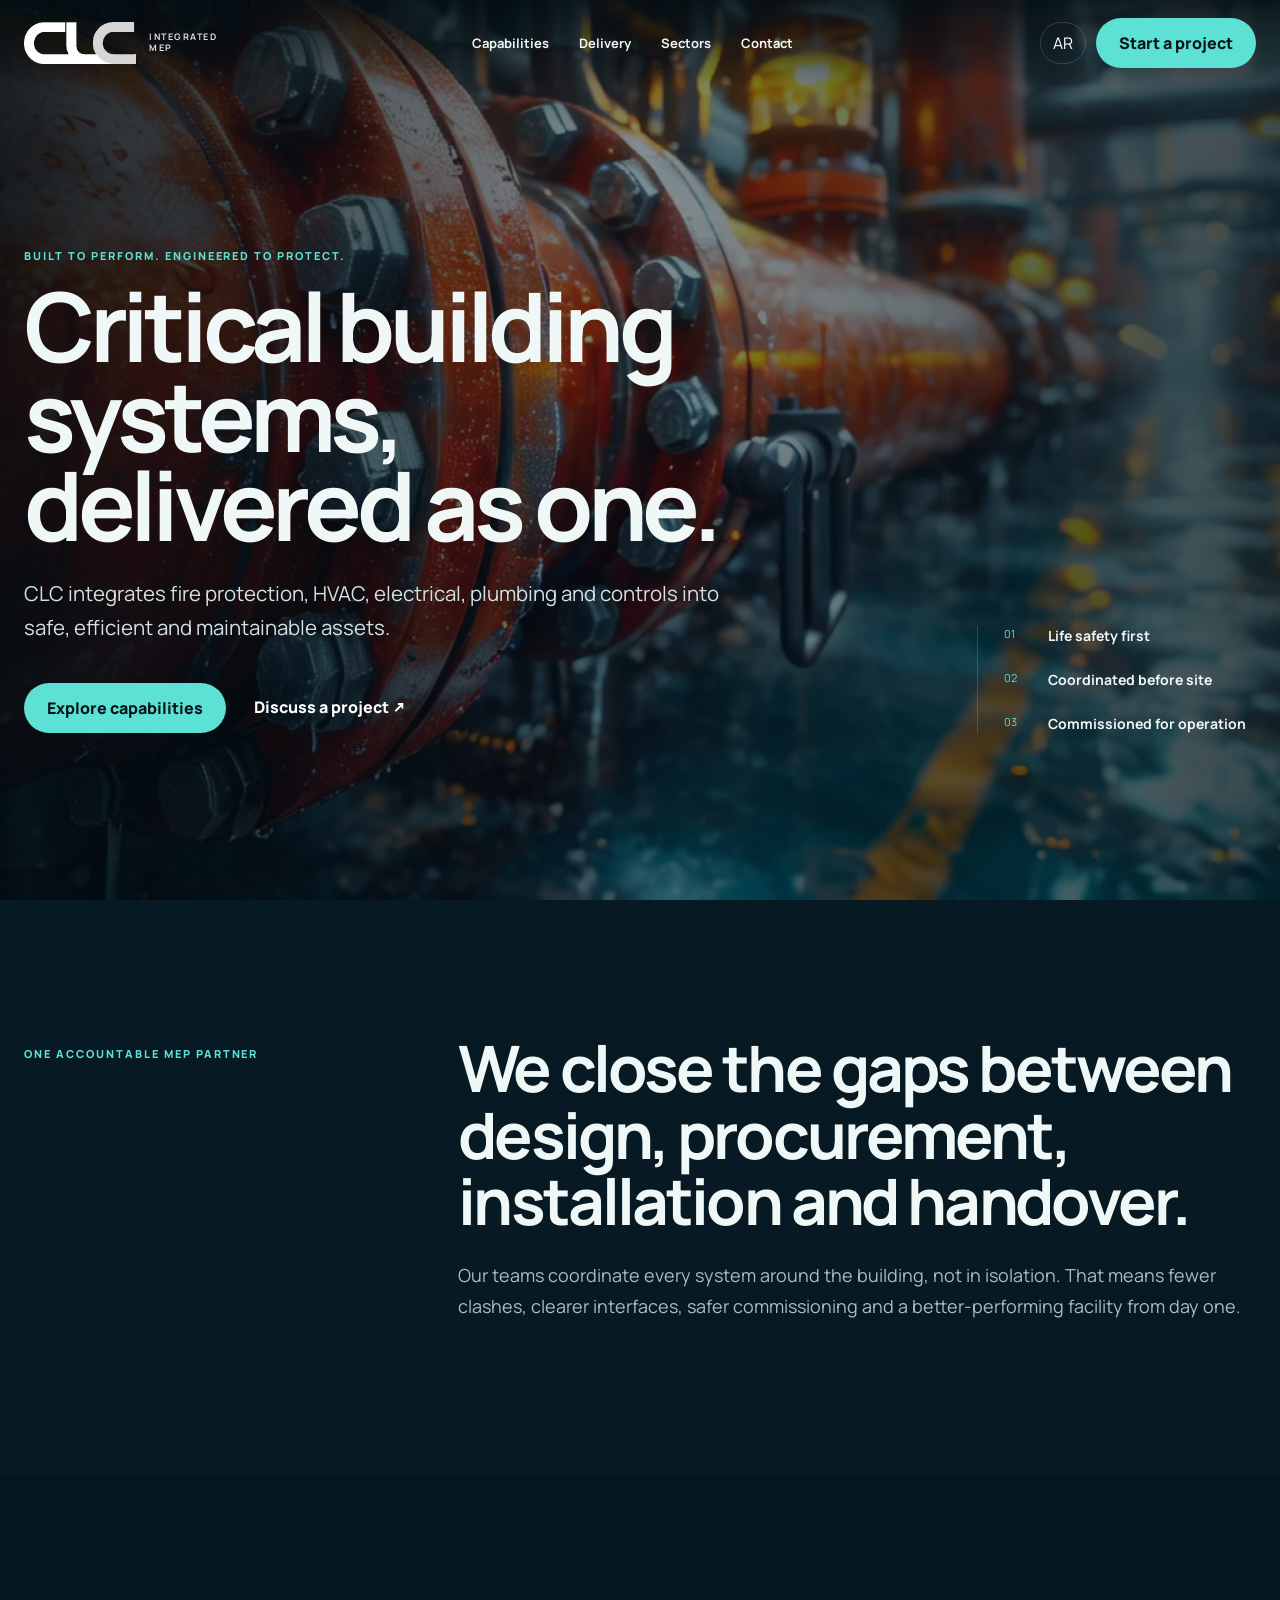
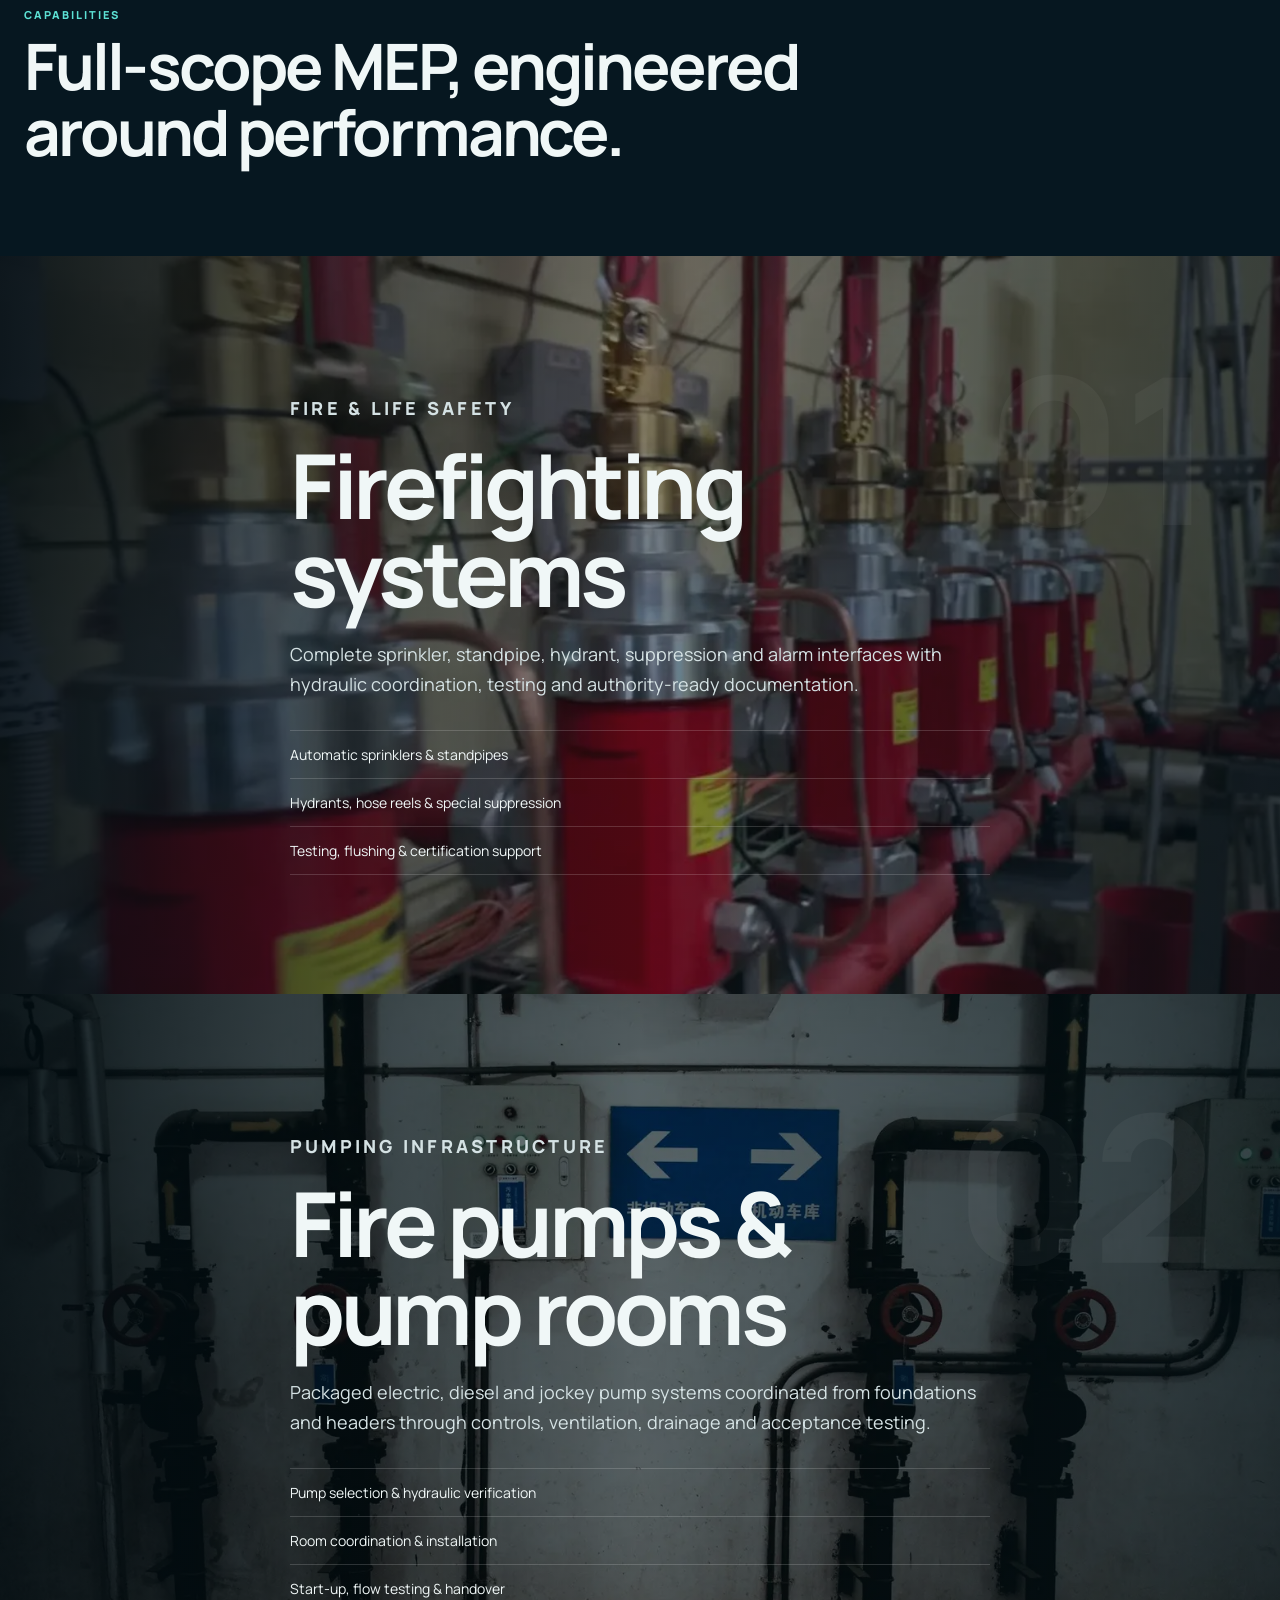
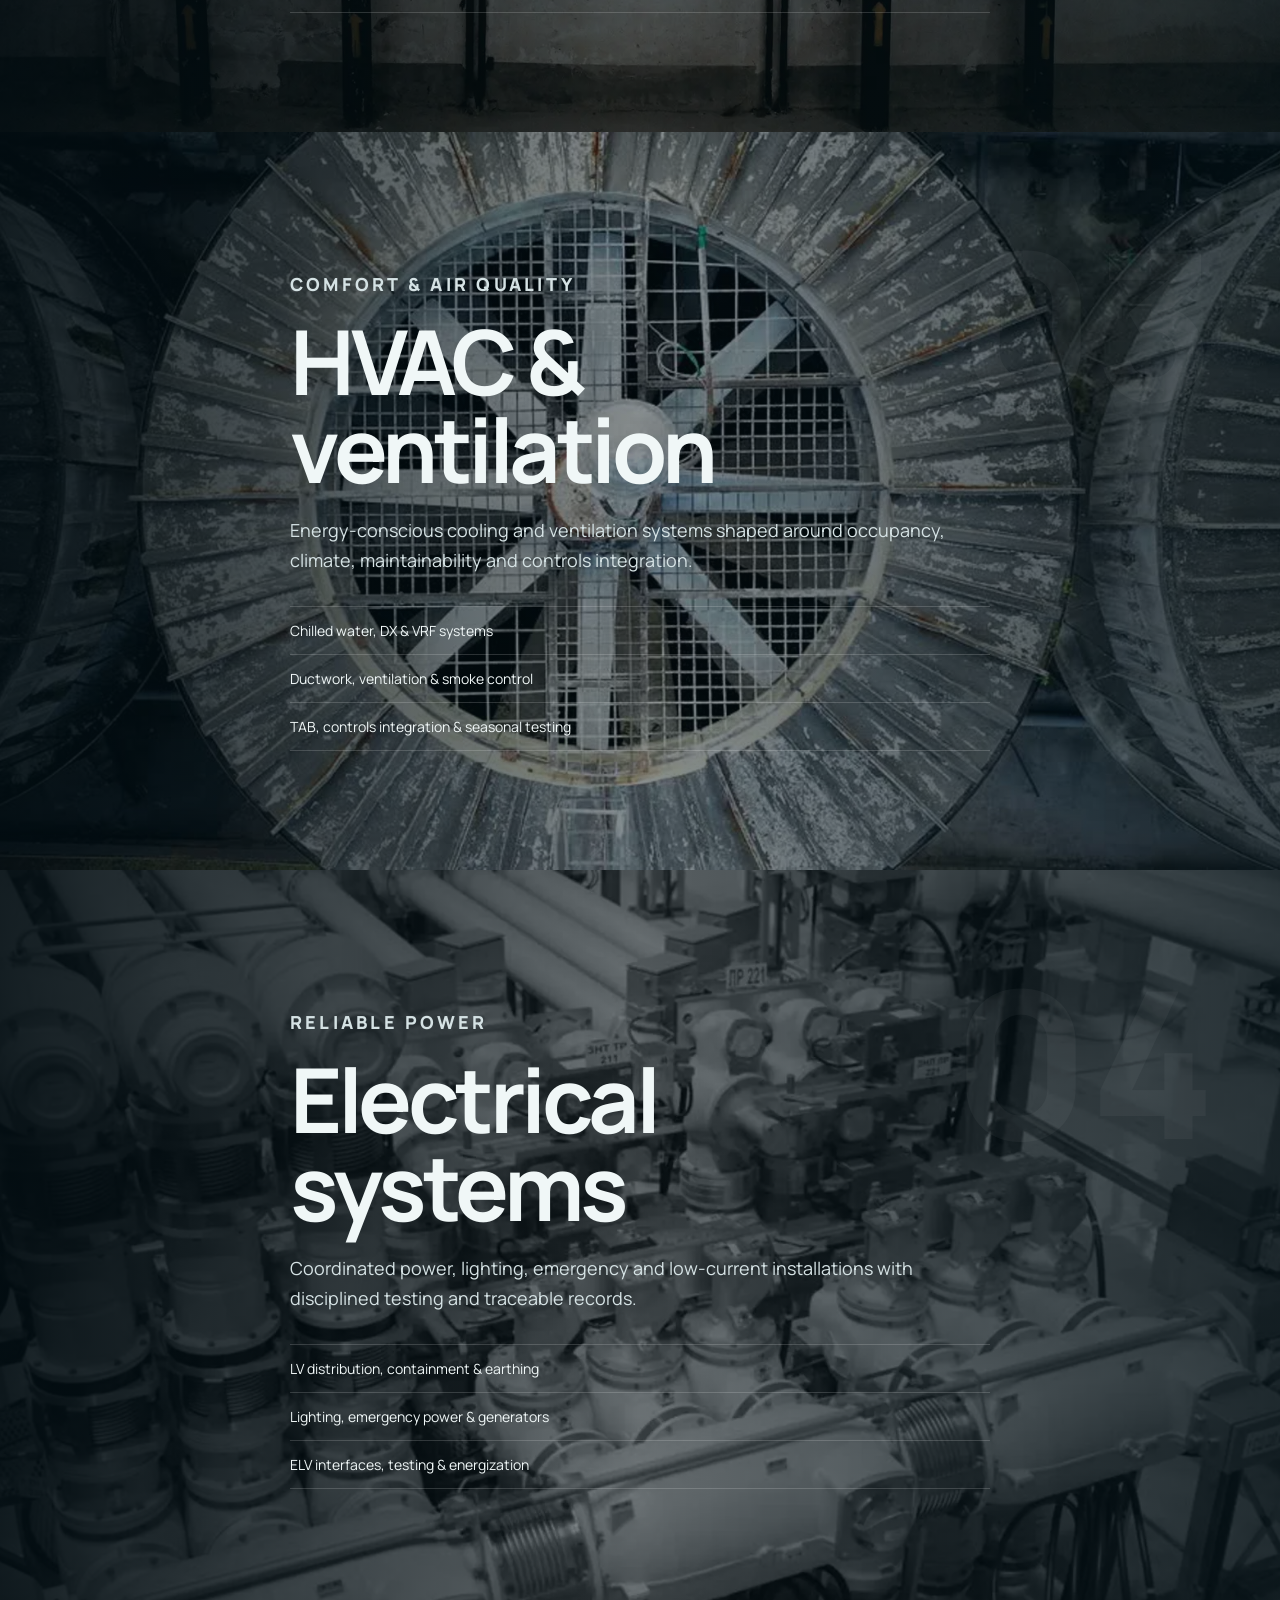
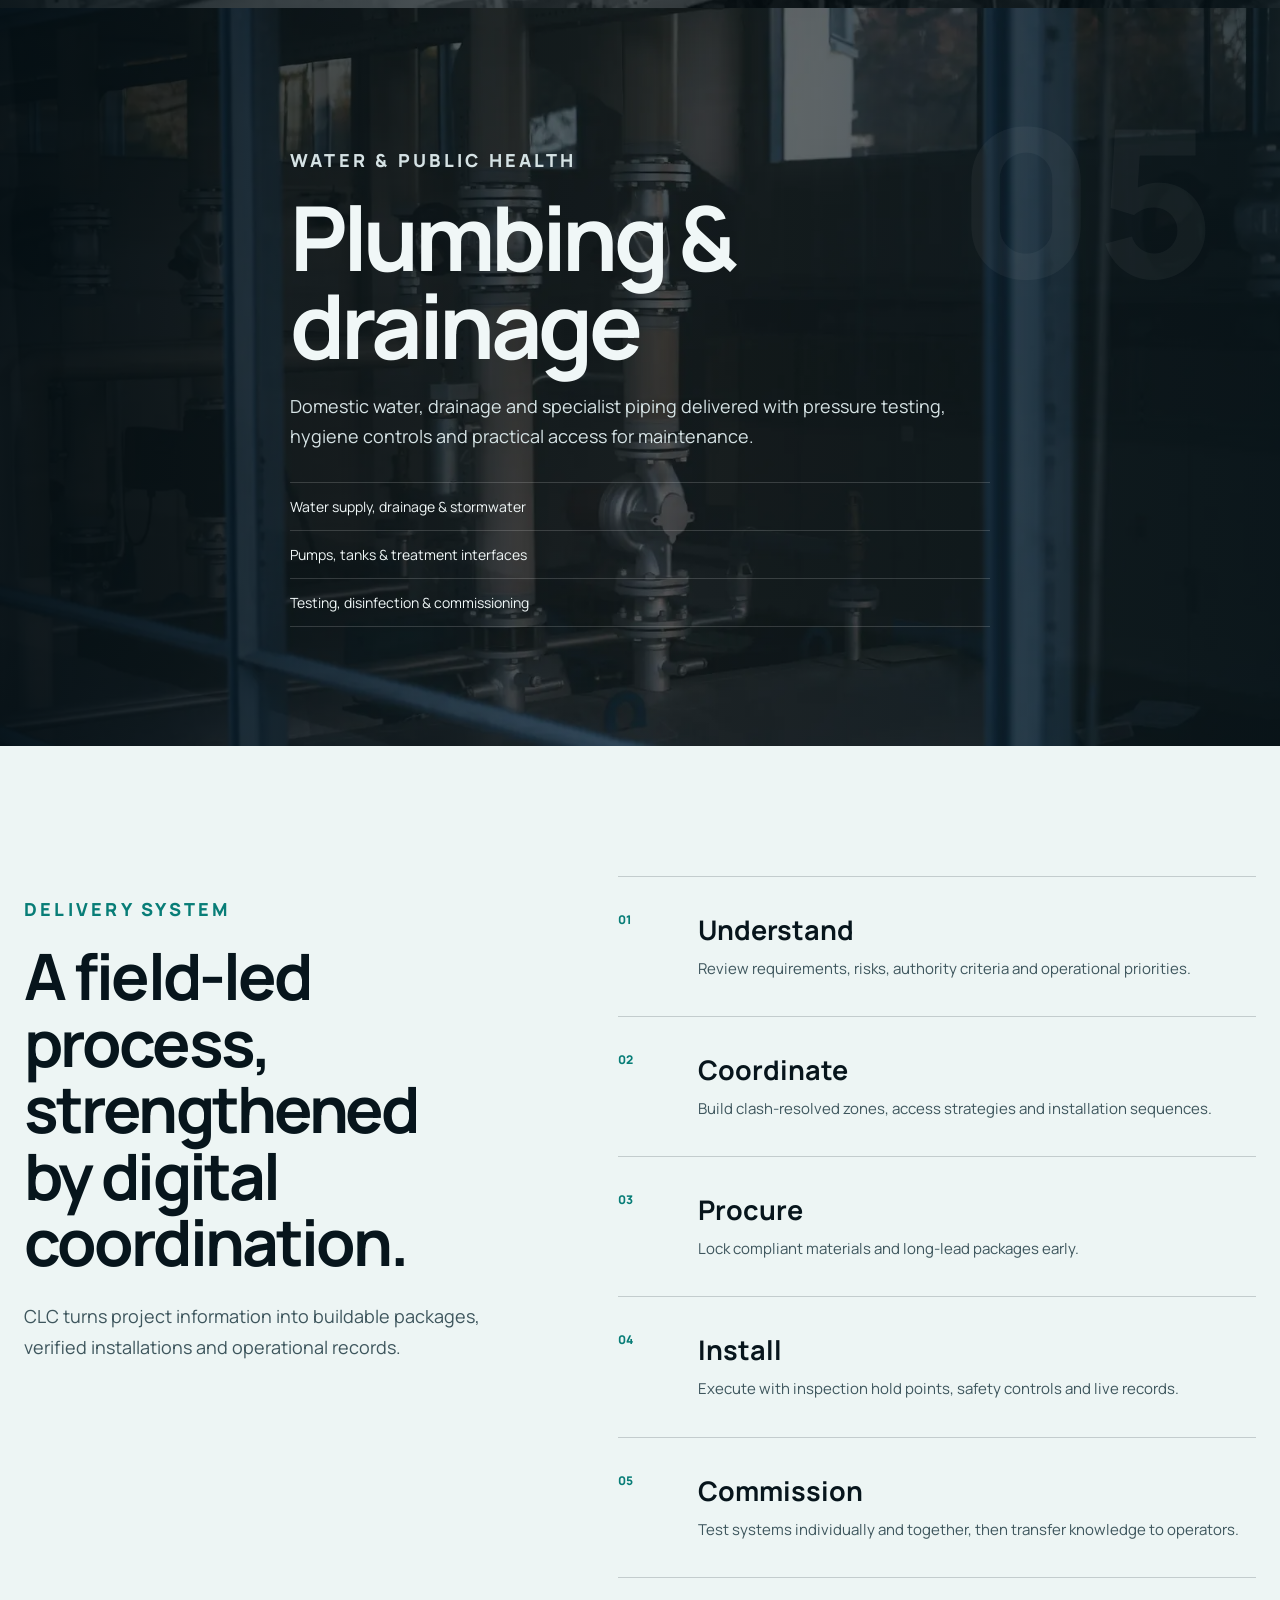
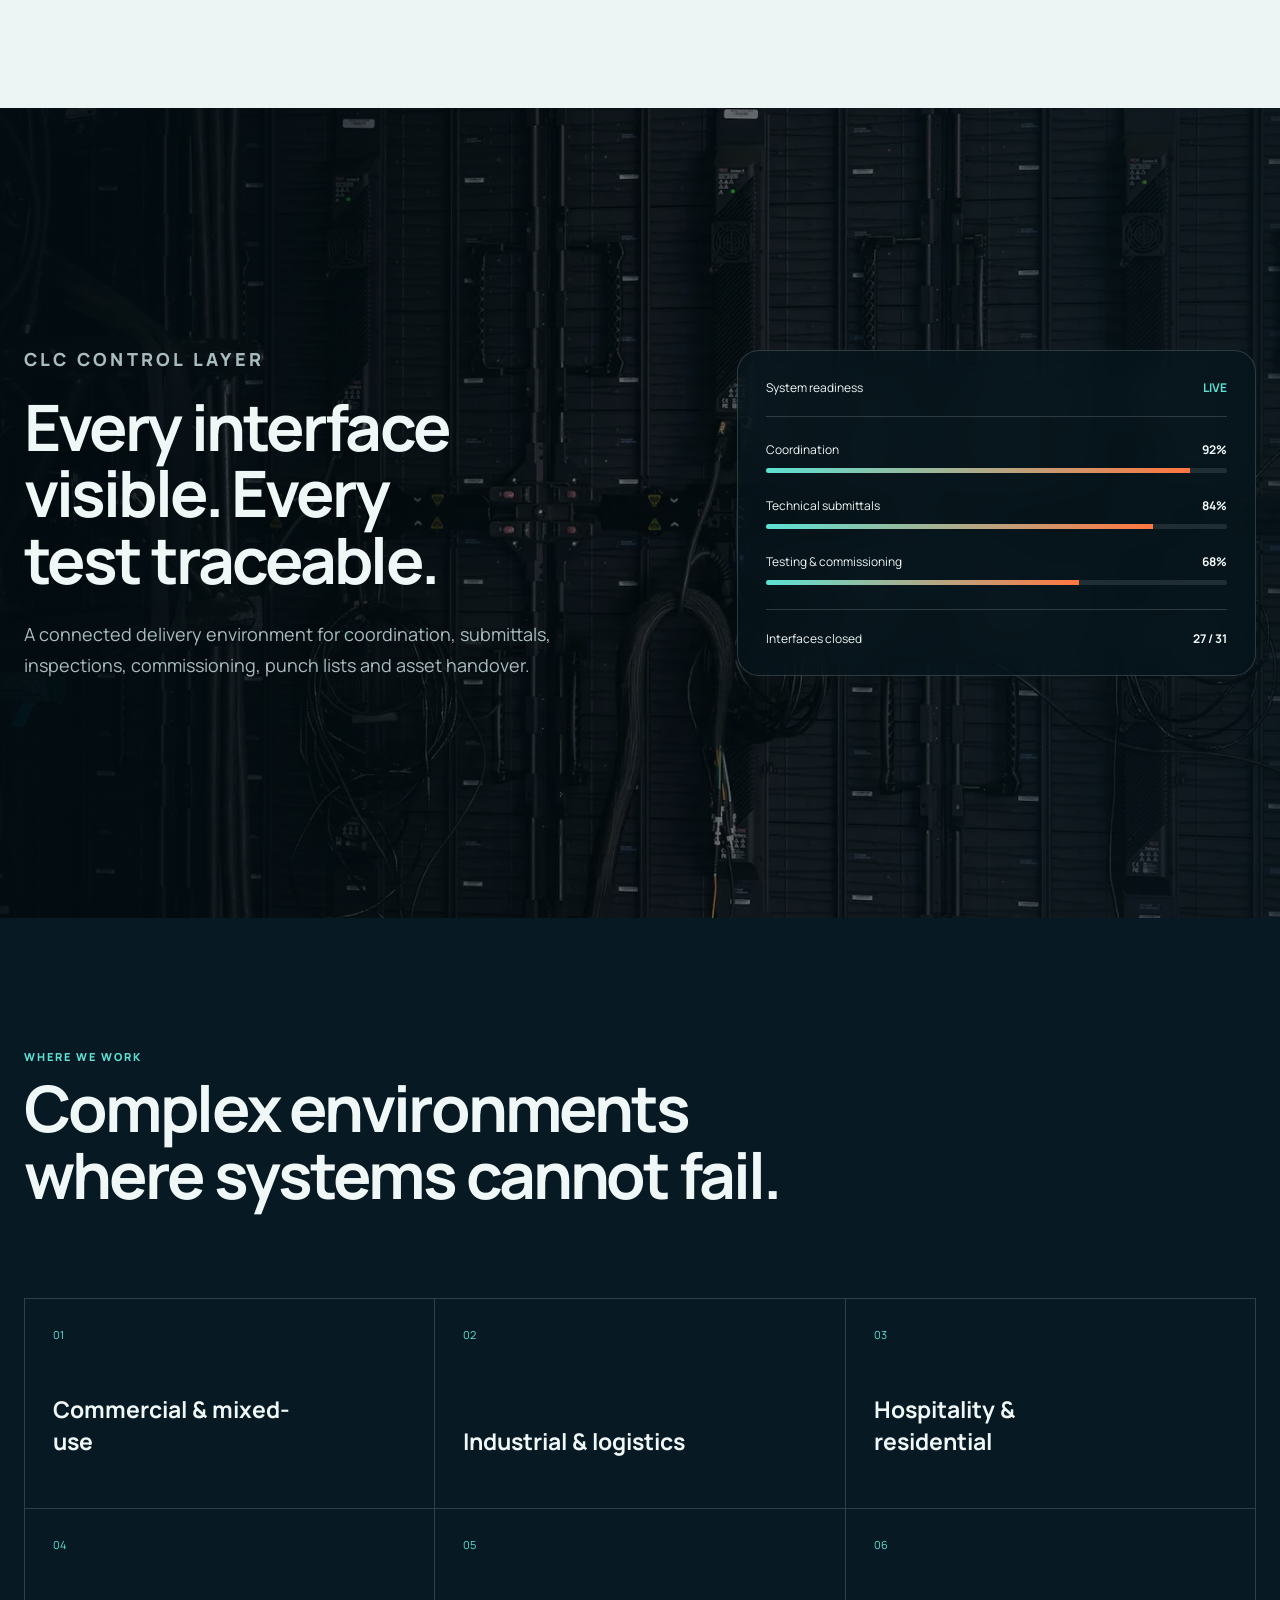
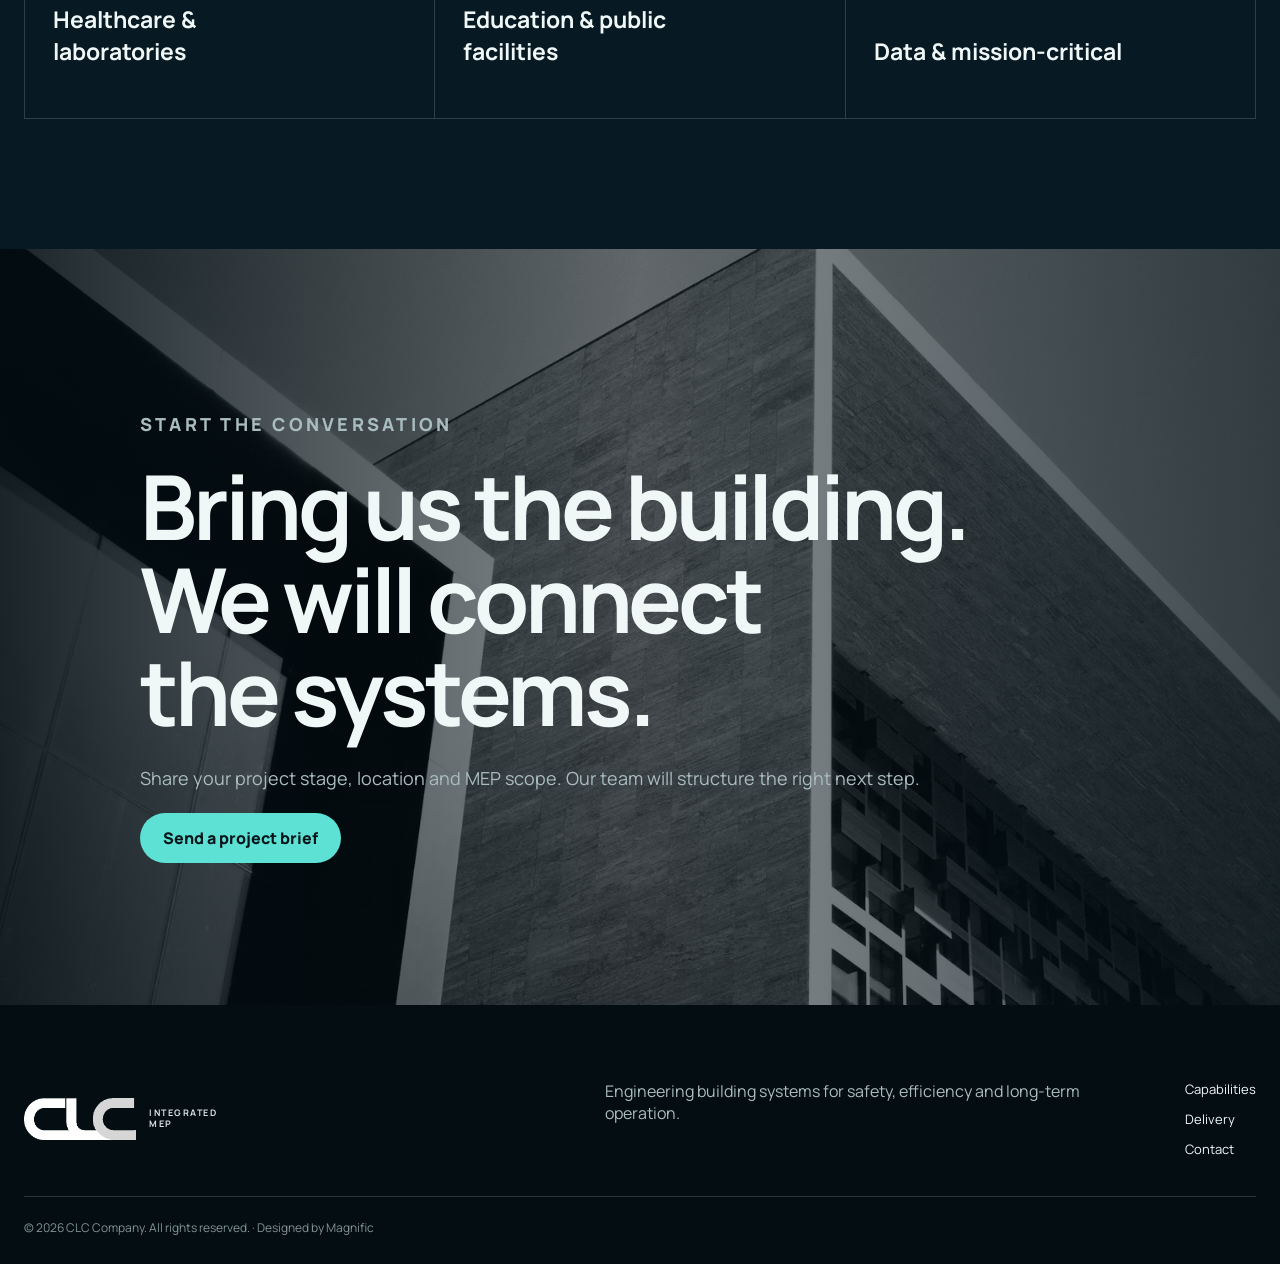
<file: index.html>
<!doctype html>
<html lang="en" dir="ltr">
<head>
<meta charset="utf-8">
<meta name="viewport" content="width=device-width,initial-scale=1">
<meta name="theme-color" content="#071820">
<title>CLC Company | Integrated MEP</title>
<meta name="description" content="CLC Company delivers firefighting, fire pumps, HVAC, electrical, plumbing and integrated MEP systems.">
<link rel="icon" type="image/png" sizes="32x32" href="assets/clc-favicon-32.png">
<link rel="icon" type="image/png" sizes="512x512" href="assets/clc-favicon.png">
<link rel="apple-touch-icon" href="assets/clc-favicon.png">
<link rel="preconnect" href="https://fonts.googleapis.com">
<link rel="preconnect" href="https://fonts.gstatic.com" crossorigin>
<link href="https://fonts.googleapis.com/css2?family=IBM+Plex+Sans+Arabic:wght@400;500;600;700&family=Manrope:wght@400;500;600;700;800&display=swap" rel="stylesheet">
<link rel="stylesheet" href="styles.css">
<link rel="stylesheet" href="brand.css?v=2">
<script defer src="script.js?v=7">
</script>
</head>
<body>
<header class="header">
<a class="brand" href="#top">
<img class="brandLogo" src="assets/clc-logo-white-gray.png" alt="CLC">
<span class="brandTag">INTEGRATED MEP</span>
</a>
<nav class="nav">
<a href="#services" data-t="cap">Capabilities</a>
<a href="#delivery" data-t="del">Delivery</a>
<a href="#sectors" data-t="sec">Sectors</a>
<a href="#contact" data-t="con">Contact</a>
</nav>
<div class="actions">
<button class="lang">AR</button>
<button class="btn open" data-t="start">Start a project</button>
</div>
<button class="menu" aria-label="Menu">☰</button>
</header>
<main id="top">
<section class="hero video">
<video id="heroVideo" autoplay muted loop playsinline preload="auto" poster="assets/hero-industrial-pipes.webp">
<source src="assets/hero-pipeline-complete-v9.mp4" type="video/mp4">
</video>
<div class="wrap heroGrid">
<div class="reveal">
<p class="eyebrow" data-t="heroEye">Built to perform. Engineered to protect.</p>
<h1 data-t="heroTitle">Critical building systems, delivered as one.</h1>
<p class="lead" data-t="heroLead">CLC integrates fire protection, HVAC, electrical, plumbing and controls into safe, efficient and maintainable assets.</p>
<div class="heroBtns">
<a class="btn" href="#services" data-t="explore">Explore capabilities</a>
<button class="ghost open" data-t="discuss">Discuss a project ↗</button>
</div>
</div>
<aside class="principles reveal">
<div>
<span>01</span>
<b data-t="p1">Life safety first</b>
</div>
<div>
<span>02</span>
<b data-t="p2">Coordinated before site</b>
</div>
<div>
<span>03</span>
<b data-t="p3">Commissioned for operation</b>
</div>
</aside>
</div>
</section>
<section class="intro">
<div class="wrap introGrid">
<p class="label reveal" data-t="one">One accountable MEP partner</p>
<div class="reveal">
<h2 data-t="introTitle">We close the gaps between design, procurement, installation and handover.</h2>
<p data-t="introBody">Our teams coordinate every system around the building, not in isolation. That means fewer clashes, clearer interfaces, safer commissioning and a better-performing facility from day one.</p>
</div>
</div>
</section>
<section id="services">
<div class="wrap heading reveal">
<p class="label" data-t="cap">Capabilities</p>
<h2 data-t="capTitle">Full-scope MEP, engineered around performance.</h2>
</div>
<article class="service video" data-n="01">
<video muted loop playsinline preload="none" poster="assets/fire-suppression.webp">
<source src="https://videos.pexels.com/video-files/34775769/14743052_1920_1080_30fps.mp4">
</video>
<div class="wrap serviceBox reveal">
<p class="label" data-t="fireK">Fire & life safety</p>
<h3 data-t="fireT">Firefighting systems</h3>
<p data-t="fireB">Complete sprinkler, standpipe, hydrant, suppression and alarm interfaces with hydraulic coordination, testing and authority-ready documentation.</p>
<ul>
<li data-t="fire1">Automatic sprinklers & standpipes</li>
<li data-t="fire2">Hydrants, hose reels & special suppression</li>
<li data-t="fire3">Testing, flushing & certification support</li>
</ul>
</div>
</article>
<article class="service video right" data-n="02">
<video muted loop playsinline preload="none" poster="assets/fire-pump-room.webp">
<source src="https://videos.pexels.com/video-files/30243440/12966290_4096_2160_25fps.mp4">
</video>
<div class="wrap serviceBox reveal">
<p class="label" data-t="pumpK">Pumping infrastructure</p>
<h3 data-t="pumpT">Fire pumps & pump rooms</h3>
<p data-t="pumpB">Packaged electric, diesel and jockey pump systems coordinated from foundations and headers through controls, ventilation, drainage and acceptance testing.</p>
<ul>
<li data-t="pump1">Pump selection & hydraulic verification</li>
<li data-t="pump2">Room coordination & installation</li>
<li data-t="pump3">Start-up, flow testing & handover</li>
</ul>
</div>
</article>
<article class="service video" data-n="03">
<video muted loop playsinline preload="none" poster="assets/hvac-ventilation.webp">
<source src="https://videos.pexels.com/video-files/6060190/6060190-uhd_3840_2160_30fps.mp4">
</video>
<div class="wrap serviceBox reveal">
<p class="label" data-t="hvacK">Comfort & air quality</p>
<h3 data-t="hvacT">HVAC & ventilation</h3>
<p data-t="hvacB">Energy-conscious cooling and ventilation systems shaped around occupancy, climate, maintainability and controls integration.</p>
<ul>
<li data-t="hvac1">Chilled water, DX & VRF systems</li>
<li data-t="hvac2">Ductwork, ventilation & smoke control</li>
<li data-t="hvac3">TAB, controls integration & seasonal testing</li>
</ul>
</div>
</article>
<article class="service video right" data-n="04">
<video muted loop playsinline preload="none" poster="assets/electrical-switchgear.webp">
<source src="https://videos.pexels.com/video-files/28886877/12504681_1920_1080_30fps.mp4">
</video>
<div class="wrap serviceBox reveal">
<p class="label" data-t="elecK">Reliable power</p>
<h3 data-t="elecT">Electrical systems</h3>
<p data-t="elecB">Coordinated power, lighting, emergency and low-current installations with disciplined testing and traceable records.</p>
<ul>
<li data-t="elec1">LV distribution, containment & earthing</li>
<li data-t="elec2">Lighting, emergency power & generators</li>
<li data-t="elec3">ELV interfaces, testing & energization</li>
</ul>
</div>
</article>
<article class="service video" data-n="05">
<video muted loop playsinline preload="none" poster="assets/plumbing-pipework.webp">
<source src="https://videos.pexels.com/video-files/7644222/7644222-uhd_3840_2160_24fps.mp4">
</video>
<div class="wrap serviceBox reveal">
<p class="label" data-t="plumbK">Water & public health</p>
<h3 data-t="plumbT">Plumbing & drainage</h3>
<p data-t="plumbB">Domestic water, drainage and specialist piping delivered with pressure testing, hygiene controls and practical access for maintenance.</p>
<ul>
<li data-t="plumb1">Water supply, drainage & stormwater</li>
<li data-t="plumb2">Pumps, tanks & treatment interfaces</li>
<li data-t="plumb3">Testing, disinfection & commissioning</li>
</ul>
</div>
</article>
</section>
<section class="delivery" id="delivery">
<div class="wrap deliveryGrid">
<div class="sticky reveal">
<p class="label" data-t="del">Delivery system</p>
<h2 data-t="delTitle">A field-led process, strengthened by digital coordination.</h2>
<p data-t="delBody">CLC turns project information into buildable packages, verified installations and operational records.</p>
</div>
<ol class="steps">
<li class="reveal">
<span>01</span>
<div>
<h3 data-t="s1t">Understand</h3>
<p data-t="s1b">Review requirements, risks, authority criteria and operational priorities.</p>
</div>
</li>
<li class="reveal">
<span>02</span>
<div>
<h3 data-t="s2t">Coordinate</h3>
<p data-t="s2b">Build clash-resolved zones, access strategies and installation sequences.</p>
</div>
</li>
<li class="reveal">
<span>03</span>
<div>
<h3 data-t="s3t">Procure</h3>
<p data-t="s3b">Lock compliant materials and long-lead packages early.</p>
</div>
</li>
<li class="reveal">
<span>04</span>
<div>
<h3 data-t="s4t">Install</h3>
<p data-t="s4b">Execute with inspection hold points, safety controls and live records.</p>
</div>
</li>
<li class="reveal">
<span>05</span>
<div>
<h3 data-t="s5t">Commission</h3>
<p data-t="s5b">Test systems individually and together, then transfer knowledge to operators.</p>
</div>
</li>
</ol>
</div>
</section>
<section class="digital video">
<video muted loop playsinline preload="none" poster="assets/digital-controls.webp">
<source src="https://cdn.coverr.co/videos/coverr-welding-torch-3108/1080p.mp4">
</video>
<div class="wrap digitalGrid">
<div class="reveal">
<p class="label" data-t="digitalK">CLC Control Layer</p>
<h2 data-t="digitalT">Every interface visible. Every test traceable.</h2>
<p data-t="digitalB">A connected delivery environment for coordination, submittals, inspections, commissioning, punch lists and asset handover.</p>
</div>
<div class="board reveal">
<div class="boardTop">
<span data-t="ready">System readiness</span>
<b>LIVE</b>
</div>
<div class="metric">
<span data-t="coord">Coordination</span>
<b>92%</b>
<i style="--p:92%">
</i>
</div>
<div class="metric">
<span data-t="subs">Technical submittals</span>
<b>84%</b>
<i style="--p:84%">
</i>
</div>
<div class="metric">
<span data-t="test">Testing & commissioning</span>
<b>68%</b>
<i style="--p:68%">
</i>
</div>
<div class="boardFoot">
<span data-t="closed">Interfaces closed</span>
<b>27 / 31</b>
</div>
</div>
</div>
</section>
<section class="sectors" id="sectors">
<div class="wrap heading reveal">
<p class="label" data-t="sec">Where we work</p>
<h2 data-t="secTitle">Complex environments where systems cannot fail.</h2>
</div>
<div class="wrap sectorGrid">
<article class="sector reveal">
<span>01</span>
<h3 data-t="x1">Commercial & mixed-use</h3>
</article>
<article class="sector reveal">
<span>02</span>
<h3 data-t="x2">Industrial & logistics</h3>
</article>
<article class="sector reveal">
<span>03</span>
<h3 data-t="x3">Hospitality & residential</h3>
</article>
<article class="sector reveal">
<span>04</span>
<h3 data-t="x4">Healthcare & laboratories</h3>
</article>
<article class="sector reveal">
<span>05</span>
<h3 data-t="x5">Education & public facilities</h3>
</article>
<article class="sector reveal">
<span>06</span>
<h3 data-t="x6">Data & mission-critical</h3>
</article>
</div>
</section>
<section class="contact video" id="contact">
<video muted loop playsinline preload="none" poster="assets/contact-building.webp">
<source src="https://cdn.coverr.co/videos/coverr-construction-workers-454/1080p.mp4">
</video>
<div class="wrap reveal">
<p class="label" data-t="conK">Start the conversation</p>
<h2 data-t="conT">Bring us the building. We will connect the systems.</h2>
<p data-t="conB">Share your project stage, location and MEP scope. Our team will structure the right next step.</p>
<button class="btn open" data-t="brief">Send a project brief</button>
</div>
</section>
</main>
<footer>
<div class="wrap foot">
<div class="brand">
<img class="brandLogo" src="assets/clc-logo-white-gray.png" alt="CLC">
<span class="brandTag">INTEGRATED MEP</span>
</div>
<p data-t="foot">Engineering building systems for safety, efficiency and long-term operation.</p>
<div class="footLinks">
<a href="#services" data-t="cap">Capabilities</a>
<a href="#delivery" data-t="del">Delivery</a>
<a href="#contact" data-t="con">Contact</a>
</div>
<div class="copyright">© <span id="year">
</span> CLC Company. <span data-t="rights">All rights reserved.</span> · <a href="https://www.magnific.com/" target="_blank" rel="noopener">Designed by Magnific</a>
</div>
</div>
</footer>
<dialog>
<form id="form">
<button class="close" type="button">×</button>
<p class="label" data-t="inq">Project inquiry</p>
<h2 data-t="tell">Tell us what you are building.</h2>
<label>
<span data-t="name">Name</span>
<input name="name" required>
</label>
<label>
<span data-t="company">Company</span>
<input name="company" required>
</label>
<label>
<span data-t="email">Email</span>
<input type="email" name="email" required>
</label>
<label>
<span data-t="scope">Project scope</span>
<textarea name="scope" rows="4" required>
</textarea>
</label>
<button class="btn" data-t="prepare">Prepare email</button>
</form>
</dialog>
</body>
</html>
</file>
<file: styles.css>
:root{--bg:#061720;--ink:#f0f7f7;--muted:#a9bcc0;--line:rgba(255,255,255,.16);--mint:#5ce1d4;--orange:#ff7640;--max:1280px}*{box-sizing:border-box}html{scroll-behavior:smooth;background:var(--bg)}body{margin:0;background:var(--bg);color:var(--ink);font-family:Manrope,"IBM Plex Sans Arabic",sans-serif;overflow-x:hidden}html[dir=rtl] body{font-family:"IBM Plex Sans Arabic",Manrope,sans-serif}a{color:inherit;text-decoration:none}button,input,textarea{font:inherit}.wrap{width:min(calc(100% - 48px),var(--max));margin:auto}.header{position:fixed;z-index:30;top:0;left:0;right:0;height:86px;padding:0 max(24px,calc((100vw - var(--max))/2));display:grid;grid-template-columns:auto 1fr auto;align-items:center;gap:32px;background:linear-gradient(rgba(2,13,18,.78),transparent);transition:.3s}.header.scrolled{height:70px;background:rgba(4,20,27,.91);backdrop-filter:blur(18px);border-bottom:1px solid var(--line)}.brand{display:flex;align-items:center;gap:12px}.mark{display:flex;align-items:flex-end;gap:3px;width:34px;height:38px}.mark i{width:8px;background:var(--mint);transform:skewY(-28deg);border-radius:2px}.mark i:nth-child(1){height:22px}.mark i:nth-child(2){height:31px}.mark i:nth-child(3){height:38px;background:var(--orange)}.brand b{font-size:22px;letter-spacing:.15em}.brand small{display:block;font-size:8px;letter-spacing:.18em;color:var(--muted);margin-top:4px}.nav{justify-self:center;display:flex;gap:30px;font-size:13px;font-weight:700}.actions{display:flex;gap:10px;align-items:center}.lang,.menu{border:1px solid var(--line);background:transparent;color:white;border-radius:999px;padding:9px 12px;cursor:pointer}.menu{display:none}.btn{display:inline-flex;align-items:center;justify-content:center;min-height:50px;padding:0 23px;border:0;border-radius:999px;background:var(--mint);color:#06151a;font-weight:800;cursor:pointer;transition:.25s}.btn:hover{transform:translateY(-2px);box-shadow:0 15px 35px rgba(92,225,212,.18)}.video{position:relative;isolation:isolate;overflow:hidden}.video video{position:absolute;z-index:-2;inset:0;width:100%;height:100%;object-fit:cover}.video:after{content:"";position:absolute;z-index:-1;inset:0;background:linear-gradient(90deg,rgba(2,13,18,.9),rgba(3,17,23,.47),rgba(3,17,23,.76))}html[dir=rtl] .video:after{background:linear-gradient(-90deg,rgba(2,13,18,.9),rgba(3,17,23,.47),rgba(3,17,23,.76))}.hero{min-height:100svh;display:flex;align-items:flex-end;padding:160px 0 90px}.heroGrid{display:grid;grid-template-columns:1.5fr .5fr;gap:9vw;align-items:end}.eyebrow,.label{font-size:11px;font-weight:800;letter-spacing:.18em;text-transform:uppercase;color:var(--mint)}h1{font-size:clamp(54px,7.5vw,110px);line-height:.93;letter-spacing:-.055em;max-width:950px;margin:18px 0 28px;text-wrap:balance}.lead{max-width:700px;color:#d4e1e3;font-size:clamp(17px,1.6vw,23px);line-height:1.65}.heroBtns{display:flex;gap:22px;align-items:center;margin-top:38px}.ghost{background:none;border:0;color:white;font-weight:800;cursor:pointer}.principles{border-left:1px solid var(--line);padding-left:26px;display:grid;gap:25px}.principles div{display:grid;grid-template-columns:32px 1fr;gap:12px}.principles span{color:var(--mint);font-size:11px}.principles b{font-size:14px}.intro{padding:135px 0;background:#071a23}.introGrid{display:grid;grid-template-columns:.4fr 1fr;gap:9vw}.intro h2,.heading h2,.delivery h2,.digital h2,.contact h2{font-size:clamp(38px,5vw,72px);line-height:1.04;letter-spacing:-.045em;margin:0 0 25px;text-wrap:balance}.intro p:last-child,.delivery p,.digital p,.contact p{color:var(--muted);font-size:18px;line-height:1.75}.heading{padding:120px 0 65px}.heading h2{max-width:930px}.service{min-height:82svh;display:flex;align-items:flex-end;padding:95px 0}.service:before{content:attr(data-n);position:absolute;top:7%;right:5%;font-size:clamp(100px,16vw,240px);font-weight:800;color:rgba(255,255,255,.045)}html[dir=rtl] .service:before{right:auto;left:5%}.serviceBox{max-width:700px}.service.right .serviceBox{margin-left:auto}html[dir=rtl] .service.right .serviceBox{margin-left:0;margin-right:auto}.service h3{font-size:clamp(46px,7vw,92px);line-height:.98;letter-spacing:-.05em;margin:10px 0 22px}.service p{font-size:18px;line-height:1.7;color:#d5e2e4}.service ul{list-style:none;margin:30px 0 0;padding:0;border-top:1px solid var(--line)}.service li{padding:14px 0;border-bottom:1px solid var(--line);font-size:14px}.delivery{background:#edf5f4;color:#07151c;padding:130px 0}.deliveryGrid{display:grid;grid-template-columns:.75fr 1fr;gap:9vw}.sticky{position:sticky;top:110px;align-self:start}.delivery .label{color:#087d77}.delivery p{color:#3e565d}.steps{margin:0;padding:0;list-style:none}.steps li{display:grid;grid-template-columns:60px 1fr;gap:20px;padding:34px 0;border-top:1px solid rgba(7,21,28,.18)}.steps li:last-child{border-bottom:1px solid rgba(7,21,28,.18)}.steps span{color:#087d77;font-size:12px;font-weight:800}.steps h3{font-size:27px;margin:0 0 8px}.steps p{font-size:15px;margin:0}.digital{min-height:90svh;display:flex;align-items:center;padding:120px 0}.digitalGrid{display:grid;grid-template-columns:1fr .85fr;gap:8vw;align-items:center}.board{padding:28px;border:1px solid var(--line);border-radius:22px;background:rgba(5,22,30,.66);backdrop-filter:blur(18px)}.boardTop,.boardFoot{display:flex;justify-content:space-between;font-size:12px}.boardTop{padding-bottom:20px;border-bottom:1px solid var(--line)}.boardTop b{color:var(--mint)}.metric{display:grid;grid-template-columns:1fr auto;gap:10px;margin:24px 0;font-size:12px}.metric i{grid-column:1/-1;height:5px;background:rgba(255,255,255,.1);border-radius:8px;overflow:hidden}.metric i:after{content:"";display:block;height:100%;width:var(--p);background:linear-gradient(90deg,var(--mint),var(--orange))}.boardFoot{padding-top:20px;border-top:1px solid var(--line)}.sectors{padding-bottom:130px;background:#071a23}.sectorGrid{display:grid;grid-template-columns:repeat(3,1fr);border-top:1px solid var(--line);border-left:1px solid var(--line)}.sector{min-height:210px;padding:28px;border-right:1px solid var(--line);border-bottom:1px solid var(--line);display:flex;flex-direction:column;justify-content:space-between;transition:.3s}.sector:hover{background:var(--mint);color:#06151a;transform:translateY(-4px)}.sector span{font-size:11px;color:var(--mint)}.sector:hover span{color:#06151a}.sector h3{font-size:23px;max-width:260px}.contact{min-height:84svh;display:flex;align-items:center;padding:125px 0}.contact>div{max-width:1000px}.contact h2{font-size:clamp(50px,7vw,100px)}footer{padding:75px 0 28px;background:#030d12}.foot{display:grid;grid-template-columns:1fr 1fr auto;gap:38px}.foot p{color:var(--muted);margin:0}.footLinks{display:grid;gap:12px;font-size:13px}.copyright{grid-column:1/-1;border-top:1px solid var(--line);padding-top:22px;color:#809499;font-size:12px}dialog{width:min(650px,calc(100% - 28px));border:1px solid var(--line);border-radius:22px;background:#071a23;color:white;padding:0}dialog::backdrop{background:rgba(1,8,11,.8);backdrop-filter:blur(8px)}form{padding:40px;display:grid;gap:16px;position:relative}form h2{font-size:40px;line-height:1.05;margin:0 0 10px}label{display:grid;gap:6px;font-size:12px;color:var(--muted)}input,textarea{border:1px solid var(--line);border-radius:11px;background:#0d2732;color:white;padding:13px;outline:none}.close{position:absolute;right:16px;top:10px;background:none;border:0;color:white;font-size:30px;cursor:pointer}.reveal{opacity:0;transform:translateY(24px);transition:.75s}.reveal.show{opacity:1;transform:none}@media(max-width:900px){.wrap{width:min(calc(100% - 32px),var(--max))}.nav,.actions .btn{display:none}.header{height:72px;padding:0 16px;grid-template-columns:1fr auto auto;gap:10px}.menu{display:block}.heroGrid,.introGrid,.deliveryGrid,.digitalGrid,.foot{grid-template-columns:1fr}.principles{display:none}h1{font-size:clamp(49px,14vw,76px)}.introGrid{gap:28px}.service.right .serviceBox{margin:0}.sticky{position:static}.deliveryGrid{gap:50px}.sectorGrid{grid-template-columns:1fr 1fr}.copyright{grid-column:auto}}@media(max-width:560px){.heroBtns{align-items:flex-start;flex-direction:column}.service p,.intro p:last-child{font-size:16px}.sectorGrid{grid-template-columns:1fr}.sector{min-height:150px}form{padding:34px 21px}.brand small{display:none}}@media(prefers-reduced-motion:reduce){html{scroll-behavior:auto}.reveal{opacity:1;transform:none;transition:none}.video video{display:none}.sector:hover,.btn:hover{transform:none}}
</file>
<file: brand.css>
.brand {
  gap: 13px;
  direction: ltr;
}

.brandLogo {
  display: block;
  width: 112px;
  height: auto;
}

.brandTag {
  max-width: 76px;
  color: #d9e1e4;
  font-size: 9px;
  font-weight: 700;
  line-height: 1.2;
  letter-spacing: 0.17em;
}

@media (max-width: 560px) {
  .brandLogo {
    width: 96px;
  }

  .brandTag {
    max-width: 64px;
    font-size: 7px;
  }
}
.heroMotion{position:absolute;z-index:-2;inset:0;width:100%;height:100%;object-fit:cover}
.hero.video video{z-index:0!important;display:block!important}
.hero.video:after{z-index:1}
.hero .wrap{position:relative;z-index:2}
</file>
